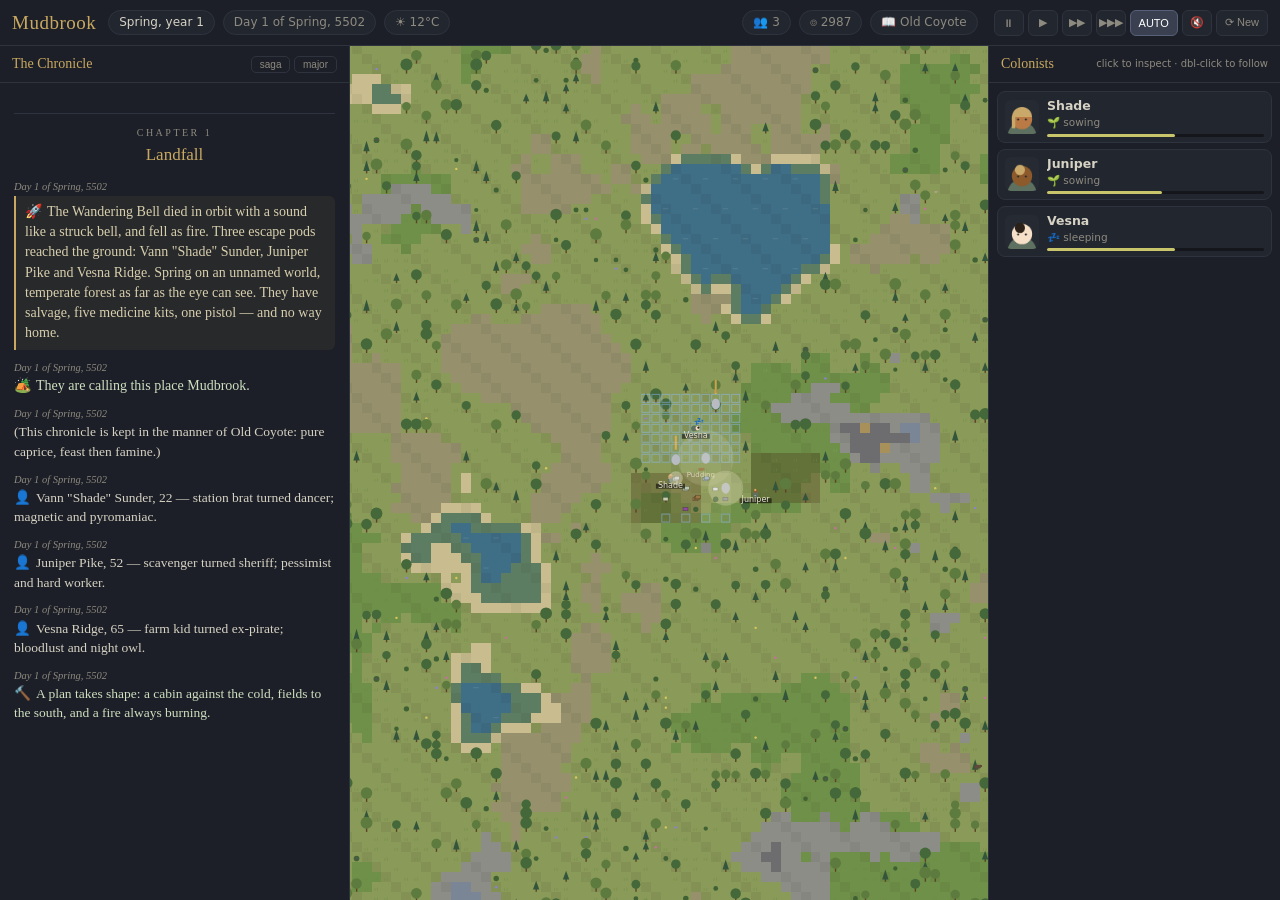
<file: index.html>
<!DOCTYPE html>
<html lang="en">
<head>
<meta charset="utf-8">
<meta name="viewport" content="width=device-width, initial-scale=1">
<title>Rimtale — a colony chronicle that writes itself</title>
<link rel="stylesheet" href="style.css">
<link rel="icon" href="data:image/svg+xml,<svg xmlns='http://www.w3.org/2000/svg' viewBox='0 0 100 100'><text y='.9em' font-size='90'>🏕️</text></svg>">
</head>
<body>
<div id="topbar">
  <div class="top-left">
    <span id="colony-name" class="colony">—</span>
    <span id="season-chip" class="chip"></span>
    <span id="date" class="chip subtle"></span>
    <span id="weather" class="chip subtle"></span>
  </div>
  <div class="top-mid">
    <span id="threat-chip" class="chip danger" style="display:none">⚔️ UNDER ATTACK</span>
  </div>
  <div class="top-right">
    <span id="pop" class="chip subtle"></span>
    <span id="wealth" class="chip subtle"></span>
    <span id="storyteller-chip" class="chip subtle"></span>
    <span class="controls">
      <button id="btn-pause" class="speed-btn" title="Pause (space)">⏸</button>
      <button class="speed-btn" data-speed="1" title="Normal speed (1)">▶</button>
      <button class="speed-btn" data-speed="2" title="Fast (2)">▶▶</button>
      <button class="speed-btn" data-speed="3" title="Very fast (3)">▶▶▶</button>
      <button id="btn-auto" class="speed-btn wide" title="Let the director pace the story">AUTO</button>
      <button id="btn-sound" class="speed-btn" title="Ambient sound">🔇</button>
      <button id="btn-new" class="speed-btn wide" title="Abandon and start a new chronicle">⟳ New</button>
    </span>
  </div>
</div>

<div id="layout">
  <aside id="chronicle-panel">
    <div class="panel-head">
      <span>The Chronicle</span>
      <span>
        <button id="chron-saga" class="mini-btn" title="The saga so far: the moments this colony will remember">saga</button>
        <button id="chron-filter" class="mini-btn" title="Show only major events">major</button>
      </span>
    </div>
    <div id="chronicle-list"></div>
  </aside>

  <main id="stage">
    <canvas id="game"></canvas>
    <div id="alerts"></div>
    <div id="memorial">
      <div id="memorial-body"></div>
    </div>
  </main>

  <aside id="right-panel">
    <div class="panel-head"><span>Colonists</span><span class="hint">click to inspect · dbl-click to follow</span></div>
    <div id="roster"></div>
    <div id="detail-wrap" style="display:none">
      <div class="panel-head"><span>Details</span><button id="detail-close" class="mini-btn">✕</button></div>
      <div id="detail"></div>
    </div>
  </aside>
</div>

<script src="js/util.js"></script>
<script src="js/names.js"></script>
<script src="js/defs.js"></script>
<script src="js/map.js"></script>
<script src="js/things.js"></script>
<script src="js/pawn.js"></script>
<script src="js/social.js"></script>
<script src="js/jobs.js"></script>
<script src="js/combat.js"></script>
<script src="js/overseer.js"></script>
<script src="js/events.js"></script>
<script src="js/storyteller.js"></script>
<script src="js/narrator.js"></script>
<script src="js/sim.js"></script>
<script src="js/render.js"></script>
<script src="js/audio.js"></script>
<script src="js/ui.js"></script>
<script src="js/main.js"></script>
</body>
</html>
</file>
<file: style.css>
/* Rimtale — spectator chrome. Dark frame around a living map;
   the chronicle panel reads like a book. */

* { box-sizing: border-box; margin: 0; padding: 0; }
:root {
  --bg: #14161c;
  --panel: #1c1f27;
  --panel2: #22262f;
  --line: #2e333e;
  --ink: #d6d2c4;
  --ink-dim: #8d8a7f;
  --accent: #c9a961;
  --good: #7fbf6a;
  --bad: #e0684f;
}
html, body { height: 100%; }
body {
  background: var(--bg);
  color: var(--ink);
  font: 13px/1.45 system-ui, -apple-system, "Segoe UI", sans-serif;
  overflow: hidden;
  display: flex;
  flex-direction: column;
}

/* ---- top bar ---- */
#topbar {
  height: 46px;
  flex: 0 0 46px;
  display: flex;
  align-items: center;
  justify-content: space-between;
  gap: 8px;
  padding: 0 12px;
  background: var(--panel);
  border-bottom: 1px solid var(--line);
  white-space: nowrap;
  overflow: hidden;
}
.top-left, .top-right, .top-mid { display: flex; align-items: center; gap: 8px; }
.colony {
  font-family: Georgia, serif;
  font-size: 19px;
  color: var(--accent);
  letter-spacing: 0.5px;
  margin-right: 4px;
}
.chip {
  background: var(--panel2);
  border: 1px solid var(--line);
  border-radius: 20px;
  padding: 3px 10px;
  font-size: 12px;
}
.chip.subtle { color: var(--ink-dim); }
.chip.danger { background: #571f18; border-color: #8d3325; color: #ffb3a5; animation: pulse 1.2s infinite; }
@keyframes pulse { 50% { opacity: 0.55; } }
.controls { display: flex; gap: 4px; margin-left: 8px; }
.speed-btn {
  background: var(--panel2);
  color: var(--ink-dim);
  border: 1px solid var(--line);
  border-radius: 6px;
  min-width: 30px;
  height: 26px;
  cursor: pointer;
  font-size: 11px;
}
.speed-btn.wide { padding: 0 8px; }
.speed-btn:hover { color: var(--ink); border-color: #4a5160; }
.speed-btn.on { background: #3a4050; color: #fff; border-color: #566078; }

/* ---- layout ---- */
#layout { flex: 1; display: flex; min-height: 0; }
aside {
  background: var(--panel);
  display: flex;
  flex-direction: column;
  min-height: 0;
}
#chronicle-panel { width: 350px; border-right: 1px solid var(--line); }
#right-panel { width: 292px; border-left: 1px solid var(--line); overflow-y: auto; }
.panel-head {
  flex: 0 0 auto;
  display: flex;
  justify-content: space-between;
  align-items: center;
  padding: 8px 12px;
  font-family: Georgia, serif;
  font-size: 14px;
  color: var(--accent);
  border-bottom: 1px solid var(--line);
}
.panel-head .hint { font-family: system-ui; font-size: 10px; color: var(--ink-dim); }
.mini-btn {
  background: none;
  border: 1px solid var(--line);
  color: var(--ink-dim);
  border-radius: 5px;
  font-size: 10px;
  padding: 2px 8px;
  cursor: pointer;
}
.mini-btn.on { background: #3a4050; color: #fff; }

/* ---- chronicle ---- */
#chronicle-list {
  flex: 1;
  overflow-y: auto;
  padding: 10px 14px 24px;
  font-family: Georgia, "Iowan Old Style", serif;
  font-size: 13.5px;
  scrollbar-width: thin;
  scrollbar-color: #3a3f4c transparent;
}
.chron-entry { margin: 0 0 10px; }
.chron-date { font-size: 10.5px; color: var(--ink-dim); font-style: italic; margin-bottom: 1px; }
.chron-text .ico { margin-right: 5px; }
.chron-entry.good .chron-text { color: #cfdfc0; }
.chron-entry.bad .chron-text { color: #e8c0b4; }
.chron-entry.summary .chron-text {
  color: #d8cfae;
  background: rgba(201,169,97,0.07);
  border-left: 2px solid var(--accent);
  padding: 6px 9px;
  display: block;
  border-radius: 0 6px 6px 0;
}
.chron-entry.major .chron-text { font-size: 14px; }
.chron-chapter {
  margin: 20px 0 12px;
  padding-top: 12px;
  border-top: 1px double var(--line);
  font-size: 17px;
  color: var(--accent);
  text-align: center;
}
.chron-chapter span {
  display: block;
  font-size: 10px;
  letter-spacing: 2.5px;
  text-transform: uppercase;
  color: var(--ink-dim);
  margin-bottom: 2px;
}

/* ---- stage ---- */
#stage { flex: 1; position: relative; min-width: 0; background: #101218; }
#game { position: absolute; inset: 0; cursor: grab; }
#game:active { cursor: grabbing; }
#alerts {
  position: absolute;
  top: 10px;
  left: 50%;
  transform: translateX(-50%);
  display: flex;
  flex-direction: column;
  gap: 6px;
  pointer-events: none;
  max-width: 70%;
}
.alert {
  background: rgba(64,22,16,0.88);
  border: 1px solid #8d3325;
  color: #ffcabb;
  border-radius: 8px;
  padding: 5px 12px;
  font-size: 12px;
  text-align: center;
}

/* ---- roster ---- */
#roster { padding: 8px; display: flex; flex-direction: column; gap: 6px; }
.pawn-card {
  display: flex;
  gap: 8px;
  align-items: center;
  background: var(--panel2);
  border: 1px solid var(--line);
  border-radius: 8px;
  padding: 5px 7px;
  cursor: pointer;
}
.pawn-card:hover { border-color: #4a5160; }
.pawn-card.selected { border-color: var(--accent); }
.pawn-card.downed { background: #33221e; }
.pawn-card.prisoner { border-style: dashed; opacity: 0.85; }
.portrait { width: 34px; height: 34px; border-radius: 6px; flex: 0 0 34px; }
.pawn-info { flex: 1; min-width: 0; }
.pawn-name { font-weight: 600; font-size: 12.5px; white-space: nowrap; overflow: hidden; text-overflow: ellipsis; }
.pawn-task { font-size: 10.5px; color: var(--ink-dim); white-space: nowrap; overflow: hidden; text-overflow: ellipsis; }
.mood-bar { height: 3px; background: #14161c; border-radius: 2px; margin-top: 3px; }
.mood-fill { height: 100%; border-radius: 2px; transition: width 0.5s; }

/* ---- detail ---- */
#detail { padding: 10px 12px 20px; font-size: 12px; }
.d-head { display: flex; justify-content: space-between; align-items: baseline; margin-bottom: 4px; }
.d-head span { color: var(--ink-dim); font-size: 11px; }
.d-back { color: var(--ink-dim); font-style: italic; margin-bottom: 6px; }
.d-traits { display: flex; flex-wrap: wrap; gap: 4px; margin-bottom: 6px; }
.d-traits .chip { font-size: 10.5px; padding: 2px 8px; }
.d-sec { color: var(--ink); margin: 4px 0; }
.d-sec-title {
  margin: 10px 0 4px;
  font-size: 10px;
  letter-spacing: 1.5px;
  text-transform: uppercase;
  color: var(--accent);
}
.thought { display: flex; justify-content: space-between; padding: 1px 0; }
.thought .pos { color: var(--good); }
.thought .neg { color: var(--bad); }
.muted { color: var(--ink-dim); }
.skills { display: flex; flex-wrap: wrap; gap: 4px 10px; }
.skill { font-size: 11px; color: var(--ink-dim); }
.skill b { color: var(--ink); }
.story-line { font-size: 11.5px; padding: 1px 0; }

/* ---- memorial ---- */
#memorial {
  position: absolute;
  inset: 0;
  display: none;
  align-items: center;
  justify-content: center;
  background: rgba(8,9,12,0.88);
  z-index: 30;
}
#memorial-body {
  max-width: 520px;
  text-align: center;
  font-family: Georgia, serif;
  padding: 30px;
  border: 1px double var(--line);
  background: var(--panel);
  border-radius: 10px;
}
#memorial-body h1 { color: var(--accent); font-size: 26px; margin-bottom: 8px; font-weight: 500; }
.mem-sub { color: var(--ink-dim); font-style: italic; margin: 8px 0; }
.mem-list { text-align: left; margin: 14px auto; max-height: 260px; overflow-y: auto; }
.mem-line { padding: 2px 0; color: var(--ink); }

/* narrow screens: hide the roster, keep the story */
@media (max-width: 980px) {
  #right-panel { display: none; }
  #chronicle-panel { width: 290px; }
}
</file>
